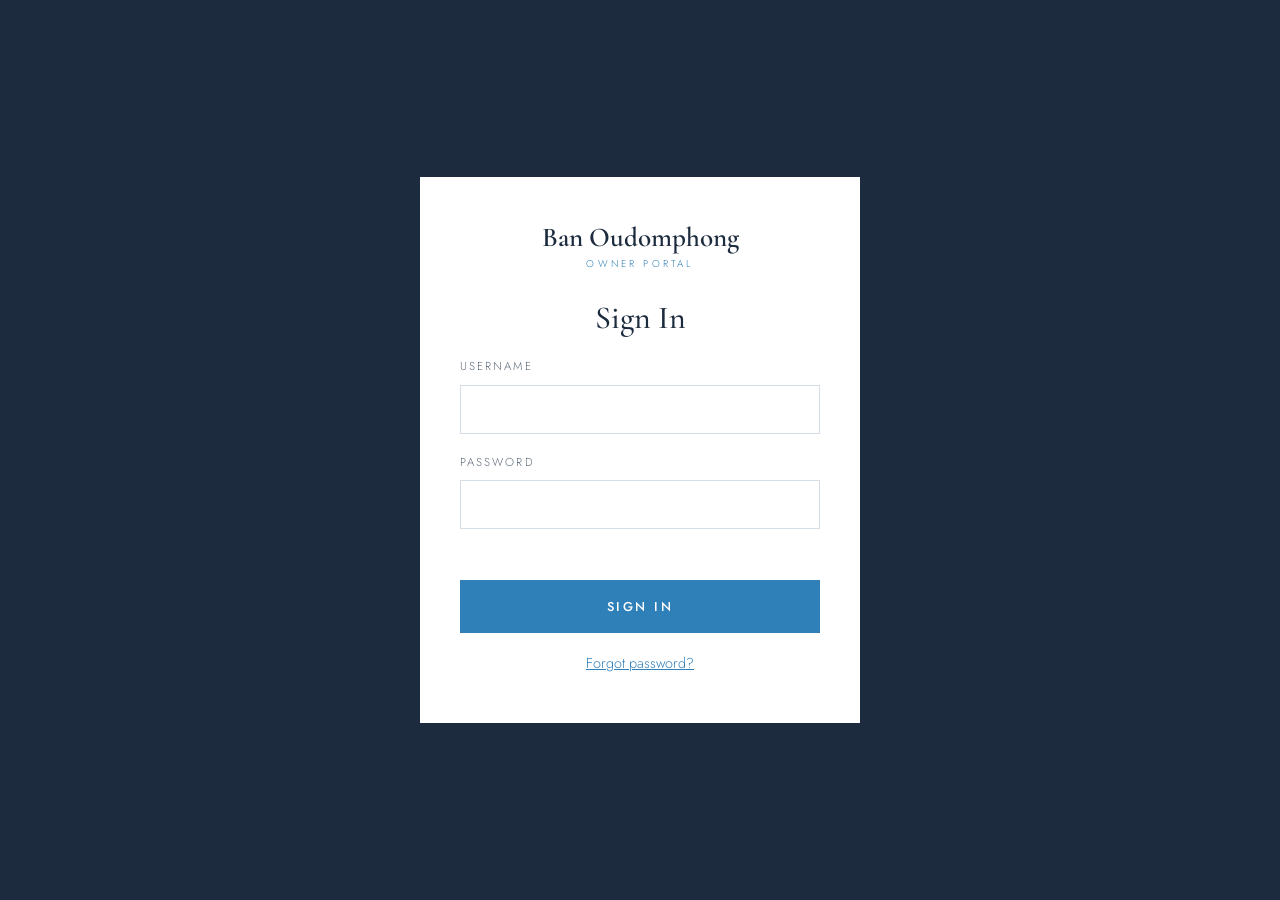
<file: admin.html>
<!DOCTYPE html>
<html lang="en">
<head>
  <meta charset="UTF-8">
  <meta name="viewport" content="width=device-width, initial-scale=1.0">
  <meta name="robots" content="noindex, nofollow">
  <title>Admin | Ban Oudomphong Farm Stay</title>
  <link href="https://fonts.googleapis.com/css2?family=Cormorant+Garamond:ital,wght@0,500;0,600;1,500&family=Jost:wght@300;400;500&display=swap" rel="stylesheet">
  <link rel="stylesheet" href="style.css">
  <script src="store.js"></script>
  <script>if (!isLoggedIn()) location.replace('login.html');</script>
</head>
<body class="admin-page admin-theme">

  <header class="admin-top">
    <a href="index.html" class="auth-logo"><strong>Ban Oudomphong</strong><small>Owner Portal</small></a>
    <span class="admin-badge">Admin Mode</span>
    <nav class="admin-tabs" id="adminTabs">
      <button data-tab="summary" class="active">Summary</button>
      <button data-tab="bookings">Bookings</button>
      <button data-tab="add">Add Booking</button>
      <button data-tab="log">Activity Log</button>
      <button data-tab="rates">Room Rates</button>
      <button data-tab="account">Account</button>
    </nav>
    <a href="index.html" class="btn btn-ghost btn-sm">View Website</a>
    <button class="btn btn-ghost btn-sm" id="logout">Sign Out</button>
  </header>

  <main class="admin-main">
    <p class="admin-warning">Bookings are saved in this browser only. Guests' online bookings appear here when this page is opened on the same device. See the note in store.js about connecting a database.</p>

    <!-- ===== SUMMARY ===== -->
    <section class="tab-panel" id="tab-summary">
      <h2>Summary</h2>
      <div class="kpis" id="kpis"></div>

      <div class="cal-head">
        <h3>Availability Calendar</h3>
        <div class="cal-nav">
          <button class="btn btn-line btn-sm" id="calPrev">‹ Prev</button>
          <select id="calMonth"></select>
          <button class="btn btn-line btn-sm" id="calNext">Next ›</button>
        </div>
        <div class="cal-legend">
          <span><i class="free"></i>2 rooms free</span>
          <span><i class="part"></i>1 room free</span>
          <span><i class="full"></i>Fully booked</span>
        </div>
      </div>
      <div class="cal-grid" id="calendars"></div>
      <div id="dayDetail"></div>

      <div class="admin-cols">
        <div>
          <h3>Booking Requests to Confirm</h3>
          <div id="pendingList"></div>
          <h3>Arrivals: Next 7 Days</h3>
          <div id="arrivals"></div>
        </div>
        <div>
          <h3>Where Guests Come From</h3>
          <div id="countries"></div>
        </div>
      </div>
    </section>

    <!-- ===== BOOKINGS ===== -->
    <section class="tab-panel" id="tab-bookings" hidden>
      <div class="panel-head">
        <h2>All Bookings</h2>
        <div class="filters">
          <input id="fSearch" placeholder="Search name, ref, phone, country…">
          <select id="fStatus">
            <option value="">All statuses</option><option value="pending">Requests (pending)</option>
            <option value="confirmed">Confirmed</option><option value="cancelled">Cancelled</option>
          </select>
          <button class="btn btn-line btn-sm" id="exportCsv">Export CSV</button>
        </div>
      </div>
      <div class="table-wrap"><table class="data" id="bookingsTable"></table></div>
    </section>

    <!-- ===== ADD BOOKING ===== -->
    <section class="tab-panel" id="tab-add" hidden>
      <h2>Add a Booking</h2>
      <p class="muted">For phone, WhatsApp or walk-in guests. Availability and price are checked automatically.</p>
      <form id="addForm" class="admin-form">
        <label>Check-in<input type="date" id="aIn" required></label>
        <label>Check-out<input type="date" id="aOut" required></label>
        <label>Room 1 · Two Single Beds<select id="aSingle"><option>0</option><option>1</option><option>2</option></select></label>
        <label>Room 2 · Twin Beds<select id="aTwin"><option>0</option><option>1</option><option>2</option></select></label>
        <label>Adults<input type="number" id="aAdults" min="1" max="16" value="2" required></label>
        <label>Children<input type="number" id="aChildren" min="0" max="15" value="0" required></label>
        <label>First Name<input id="aFirst" required></label>
        <label>Last Name<input id="aLast" required></label>
        <label>Phone<input id="aPhone" required></label>
        <label>Email<input id="aEmail" type="email"></label>
        <label class="full">Country<input id="aCountry" placeholder="e.g. Thailand"></label>
        <label class="full">Notes<textarea id="aNotes" rows="2"></textarea></label>
        <p class="full muted" id="aAvail"></p>
        <p class="full error" id="aError"></p>
        <p class="full success" id="aOk"></p>
        <div class="full"><button class="btn" type="submit">Add Booking</button></div>
      </form>
    </section>

    <!-- ===== ACTIVITY LOG ===== -->
    <section class="tab-panel" id="tab-log" hidden>
      <h2>Activity Log</h2>
      <p class="muted">Every booking request, confirmation, cancellation, rate change and password change is recorded here.</p>
      <div class="table-wrap"><table class="data" id="logTable"></table></div>
    </section>

    <!-- ===== RATES ===== -->
    <section class="tab-panel" id="tab-rates" hidden>
      <h2>Room Rates</h2>

      <h3>Standard Rates</h3>
      <p class="muted">Used on every date that does not have a date-range rate below.</p>
      <form id="baseRatesForm" class="admin-form"></form>
      <p class="success" id="baseOk"></p>

      <h3>Date-Range Rates</h3>
      <p class="muted">Set a different price from one date to another (e.g. high season, holidays). Dates are nights stayed, both dates included.
         If ranges overlap, the one added last is used. Existing bookings keep the price they were booked at.</p>
      <form id="periodForm" class="admin-form period-form">
        <label>From (first night)<input type="date" id="pFrom" required></label>
        <label>To (last night)<input type="date" id="pTo" required></label>
        <label>Room 1 · Two Single Beds (THB)<input type="number" id="pSingle" min="0" step="50" required></label>
        <label>Room 2 · Twin Beds (THB)<input type="number" id="pTwin" min="0" step="50" required></label>
        <label class="full">Label (optional)<input id="pLabel" placeholder="e.g. High season, New Year"></label>
        <p class="full error" id="pError"></p>
        <div class="full"><button class="btn" type="submit">Add Date-Range Rate</button></div>
      </form>
      <div class="table-wrap" style="margin-top:20px"><table class="data" id="periodsTable"></table></div>

      <h3>Rate Check</h3>
      <form id="rateCheck" class="filters">
        <input type="date" id="rcDate" required>
        <button class="btn btn-line btn-sm" type="submit">Show Price for This Night</button>
        <span id="rcOut" class="muted"></span>
      </form>
    </section>

    <!-- ===== ACCOUNT ===== -->
    <section class="tab-panel" id="tab-account" hidden>
      <h2>Change Password</h2>
      <form id="pwForm" class="admin-form narrow-form" autocomplete="off">
        <label class="full">Old Password<input type="password" id="pOld" autocomplete="new-password" required></label>
        <label class="full">New Password<input type="password" id="pNew" autocomplete="new-password" required minlength="6"></label>
        <label class="full">Confirm New Password<input type="password" id="pNew2" autocomplete="new-password" required minlength="6"></label>
        <p class="full error" id="pwError"></p>
        <p class="full success" id="pwOk"></p>
        <div class="full"><button class="btn" type="submit">Update Password</button></div>
      </form>
    </section>
  </main>

  <!-- Booking details pop-up -->
  <div class="modal" id="modal" hidden>
    <div class="modal-card">
      <button class="modal-close" id="modalClose" aria-label="Close">&times;</button>
      <div id="modalBody"></div>
    </div>
  </div>

  <script src="admin.js"></script>
</body>
</html>
</file>
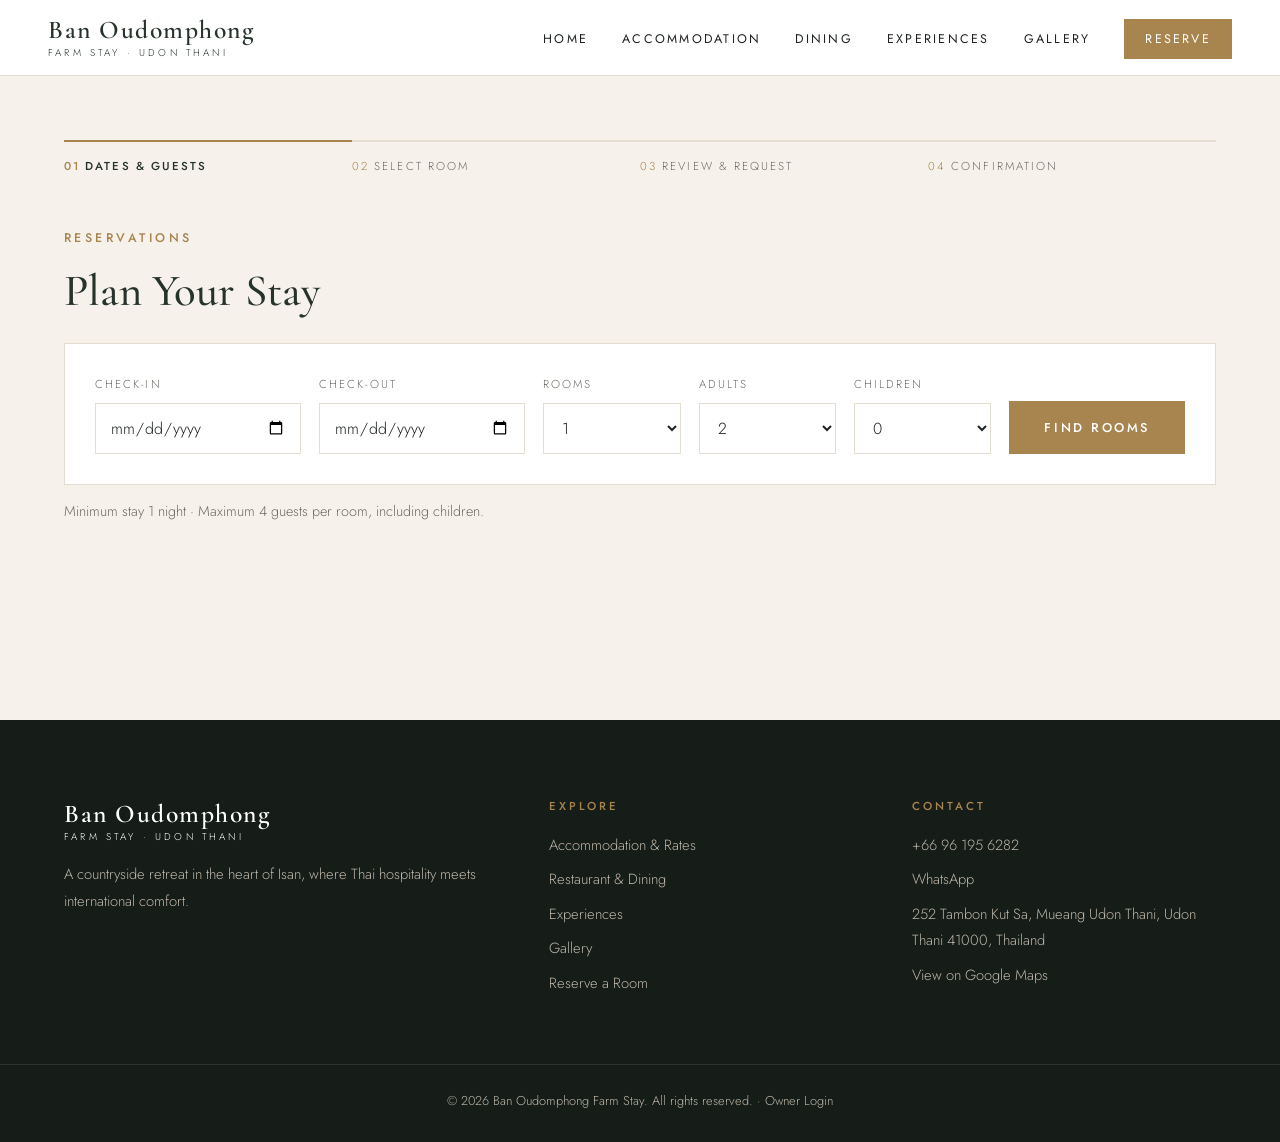
<file: book.html>
<!DOCTYPE html>
<html lang="en">
<head>
  <meta charset="UTF-8">
  <meta name="viewport" content="width=device-width, initial-scale=1.0">
  <title>Reserve Your Stay | Ban Oudomphong Farm Stay</title>
  <link href="https://fonts.googleapis.com/css2?family=Cormorant+Garamond:ital,wght@0,500;0,600;1,500&family=Jost:wght@300;400;500&display=swap" rel="stylesheet">
  <link rel="stylesheet" href="style.css">
</head>
<body class="solid-nav">

  <div id="site-header"></div>

  <main class="booking-page">
    <div class="container">

      <!-- Progress steps -->
      <ol class="stepper" id="stepper">
        <li data-step="1">Dates &amp; Guests</li>
        <li data-step="2">Select Room</li>
        <li data-step="3">Review &amp; Request</li>
        <li data-step="4">Confirmation</li>
      </ol>

      <!-- ===== STEP 1: Dates, rooms, guests ===== -->
      <section class="step" id="step1">
        <span class="eyebrow">Reservations</span>
        <h1 class="step-title">Plan Your Stay</h1>
        <form id="searchForm" class="search-panel">
          <label>Check-in<input type="date" id="checkIn" required></label>
          <label>Check-out<input type="date" id="checkOut" required></label>
          <label>Rooms
            <select id="roomsCount"></select>
          </label>
          <label>Adults
            <select id="adults"></select>
          </label>
          <label>Children
            <select id="children"></select>
          </label>
          <button type="submit" class="btn">Find Rooms</button>
        </form>
        <p class="note" id="searchNote">Minimum stay 1 night · Maximum 4 guests per room, including children.</p>
        <p class="error" id="searchError"></p>
      </section>

      <!-- ===== STEP 2: Choose rooms ===== -->
      <section class="step" id="step2" hidden>
        <div class="step-head">
          <div>
            <span class="eyebrow">Select Your Room</span>
            <h1 class="step-title">Available Rooms</h1>
          </div>
          <button class="btn btn-line" data-goto="1">Edit Search</button>
        </div>
        <p class="stay-line" id="stayLine"></p>
        <div class="room-options" id="roomOptions"></div>

        <div class="policy-box">
          <h4>Rate &amp; Cancellation Policy</h4>
          <p>Room only, per room per night. Taxes included. Rates may vary by date.</p>
          <ul>
            <li>Cancel <strong>more than 24 hours</strong> before check-in: <strong>20%</strong> cancellation fee.</li>
            <li>Cancel <strong>within 24 hours</strong> of check-in, or no-show: <strong>100%</strong> of the booking is charged.</li>
          </ul>
        </div>

        <div class="select-bar">
          <span id="selectStatus"></span>
          <button class="btn" id="toReview" disabled>Continue</button>
        </div>
      </section>

      <!-- ===== STEP 3: Review, guest info, payment ===== -->
      <section class="step" id="step3" hidden>
        <div class="step-head">
          <div>
            <span class="eyebrow">Almost Done</span>
            <h1 class="step-title">Review &amp; Request</h1>
          </div>
          <button class="btn btn-line" data-goto="2">Change Room</button>
        </div>

        <div class="review-grid">
          <form id="guestForm" class="review-main">
            <div class="panel">
              <h3>Guest Information</h3>
              <div class="fields">
                <label>First Name<input id="gFirst" required autocomplete="given-name"></label>
                <label>Last Name<input id="gLast" required autocomplete="family-name"></label>
                <label>Email<input id="gEmail" type="email" required autocomplete="email"></label>
                <label>Phone / WhatsApp<input id="gPhone" type="tel" required autocomplete="tel"></label>
                <label>Country<input id="gCountry" required autocomplete="country-name" placeholder="e.g. Thailand"></label>
                <label>Estimated Arrival Time
                  <select id="gArrival"><option>Not sure</option><option>12:00 – 14:00</option><option>14:00 – 17:00</option><option>17:00 – 20:00</option><option>After 20:00</option></select>
                </label>
                <label class="full">Special Requests<textarea id="gRequests" rows="2" placeholder="Airport transfer, ATV, boating, fishing…"></textarea></label>
              </div>
            </div>

            <label class="agree"><input type="checkbox" id="agree" required>
              I agree to the cancellation policy: 20% fee if cancelled more than 24 hours before check-in, 100% within 24 hours.</label>
            <p class="error" id="payError"></p>
            <p class="note">No payment is taken online. We will contact you to confirm your booking and arrange payment.</p>
            <button type="submit" class="btn btn-wide">Book Now</button>
          </form>

          <aside class="summary" id="summary"></aside>
        </div>
      </section>

      <!-- ===== STEP 4: Confirmation ===== -->
      <section class="step" id="step4" hidden>
        <div class="confirm-box" id="confirmBox"></div>
      </section>

    </div>
  </main>

  <div id="site-footer"></div>
  <script src="store.js"></script>
  <script src="script.js"></script>
  <script src="book.js"></script>
</body>
</html>
</file>
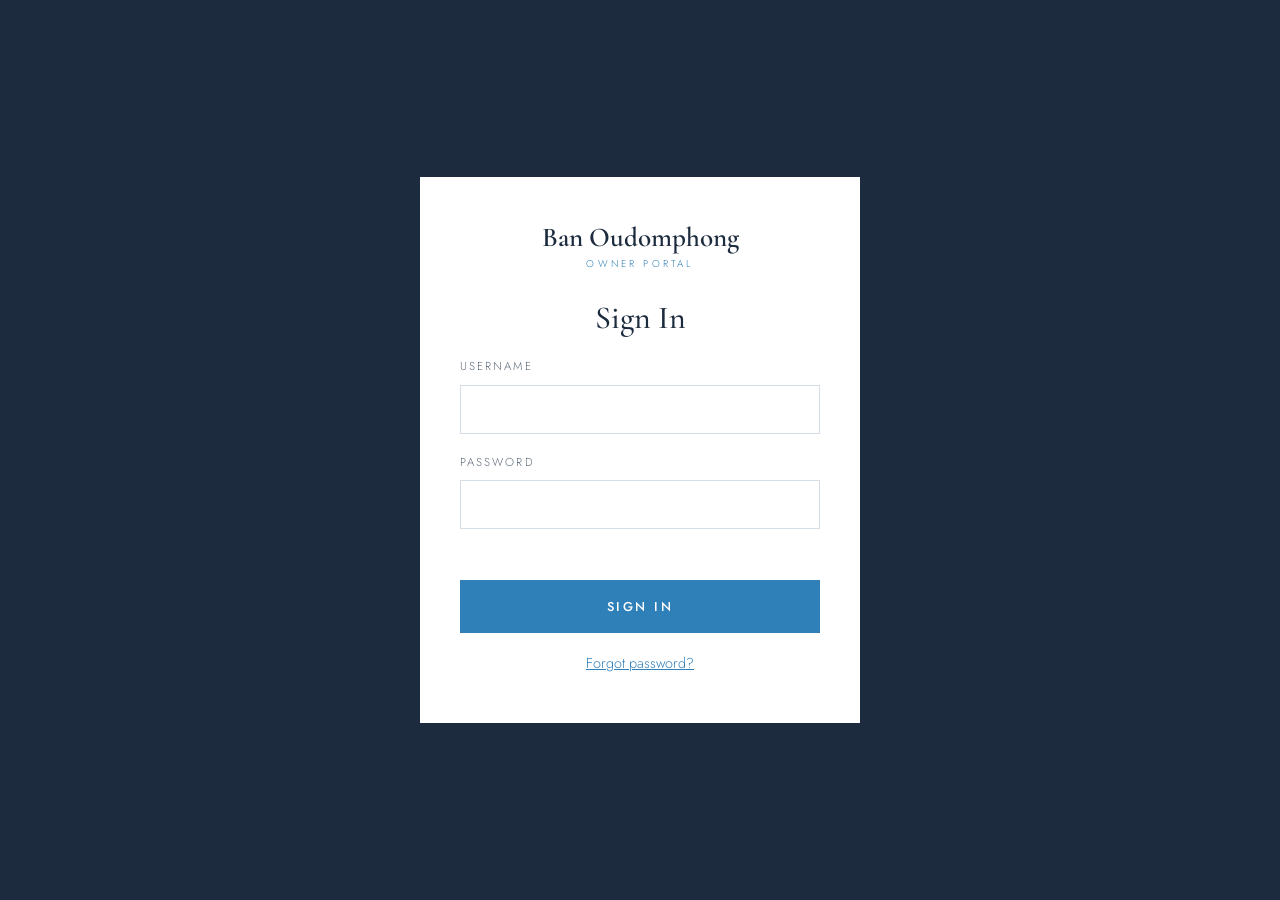
<file: login.html>
<!DOCTYPE html>
<html lang="en">
<head>
  <meta charset="UTF-8">
  <meta name="viewport" content="width=device-width, initial-scale=1.0">
  <meta name="robots" content="noindex, nofollow">
  <title>Owner Login | Ban Oudomphong Farm Stay</title>
  <link href="https://fonts.googleapis.com/css2?family=Cormorant+Garamond:ital,wght@0,500;0,600;1,500&family=Jost:wght@300;400;500&display=swap" rel="stylesheet">
  <link rel="stylesheet" href="style.css">
</head>
<body class="auth-page admin-theme">

  <div class="auth-card">
    <a href="index.html" class="auth-logo"><strong>Ban Oudomphong</strong><small>Owner Portal</small></a>

    <!-- autocomplete="off" / "new-password" stop the browser filling in or remembering the password -->
    <form id="loginForm" class="auth-form" autocomplete="off">
      <h1>Sign In</h1>
      <label>Username<input id="lUser" name="owner-user" autocomplete="off" autocapitalize="off" spellcheck="false" required></label>
      <label>Password<input id="lPass" name="owner-pass" type="password" autocomplete="new-password" required></label>
      <p class="error" id="loginError"></p>
      <button type="submit" class="btn btn-wide">Sign In</button>
      <a class="link-btn center" href="reset.html">Forgot password?</a>
    </form>
  </div>

  <script src="store.js"></script>
  <script>
    const $ = id => document.getElementById(id);
    if (isLoggedIn()) location.replace('admin.html');
    // Always start with empty fields (in case the browser tried to fill them)
    window.addEventListener('pageshow', () => { $('lUser').value = ''; $('lPass').value = ''; });

    $('loginForm').addEventListener('submit', async e => {
      e.preventDefault();
      const ok = $('lUser').value.trim().toLowerCase() === ADMIN_USER && await checkPassword($('lPass').value);
      $('lPass').value = '';
      if (!ok) { $('loginError').textContent = 'Incorrect username or password.'; return; }
      setLoggedIn(true);
      location.replace('admin.html');
    });
  </script>
</body>
</html>
</file>
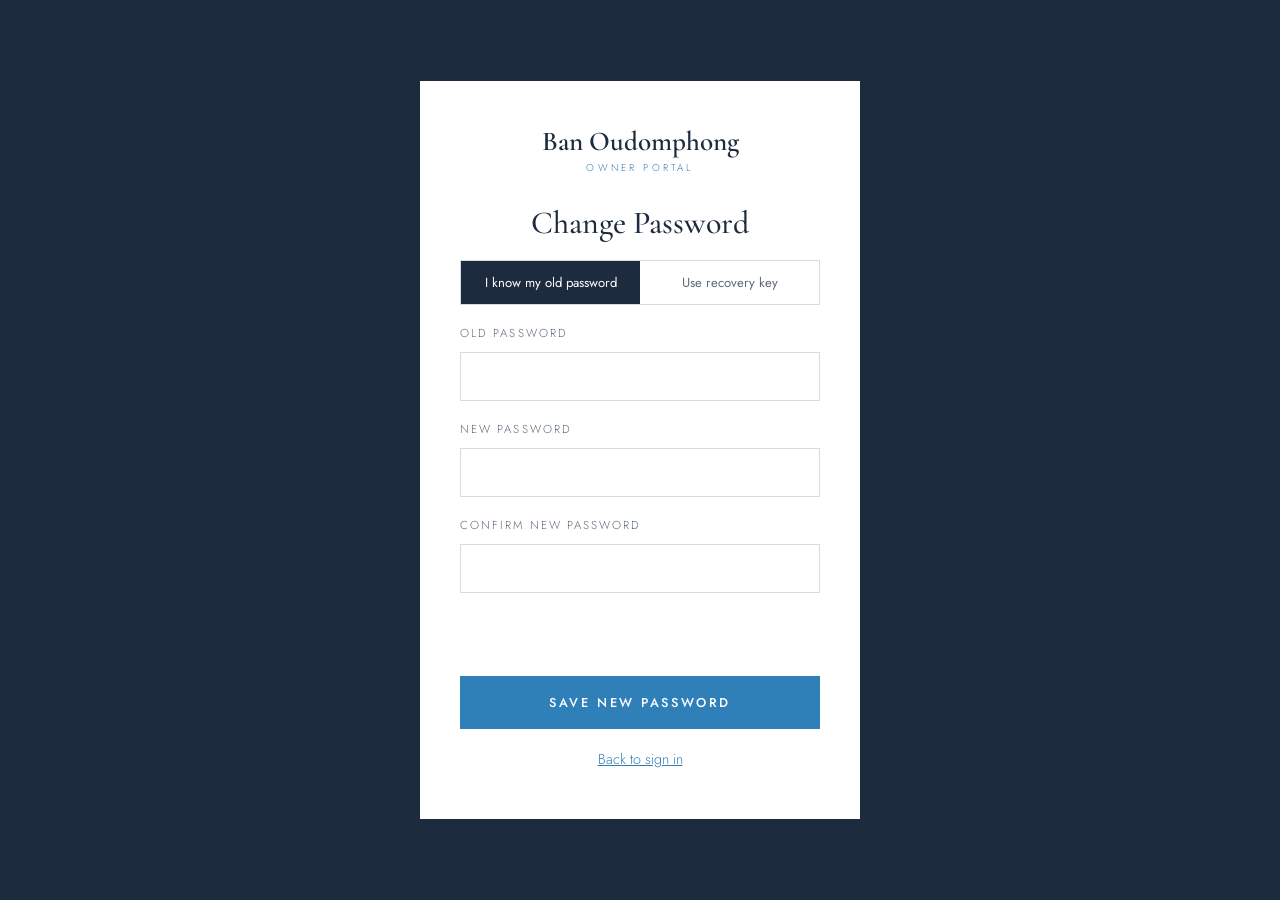
<file: reset.html>
<!DOCTYPE html>
<html lang="en">
<head>
  <meta charset="UTF-8">
  <meta name="viewport" content="width=device-width, initial-scale=1.0">
  <meta name="robots" content="noindex, nofollow">
  <title>Change Password | Ban Oudomphong Farm Stay</title>
  <link href="https://fonts.googleapis.com/css2?family=Cormorant+Garamond:ital,wght@0,500;0,600;1,500&family=Jost:wght@300;400;500&display=swap" rel="stylesheet">
  <link rel="stylesheet" href="style.css">
</head>
<body class="auth-page admin-theme">

  <div class="auth-card">
    <a href="index.html" class="auth-logo"><strong>Ban Oudomphong</strong><small>Owner Portal</small></a>

    <form id="resetForm" class="auth-form" autocomplete="off">
      <h1>Change Password</h1>
      <div class="tabs" role="tablist">
        <button type="button" class="tab active" data-mode="old">I know my old password</button>
        <button type="button" class="tab" data-mode="key">Use recovery key</button>
      </div>
      <label id="oldWrap">Old Password<input id="rOld" type="password" autocomplete="new-password"></label>
      <label id="keyWrap" hidden>Recovery Key<input id="rKey" type="password" autocomplete="new-password"></label>
      <label>New Password<input id="rNew" type="password" autocomplete="new-password" required minlength="6"></label>
      <label>Confirm New Password<input id="rNew2" type="password" autocomplete="new-password" required minlength="6"></label>
      <p class="error" id="resetError"></p>
      <p class="success" id="resetOk"></p>
      <button type="submit" class="btn btn-wide">Save New Password</button>
      <a class="link-btn center" href="login.html">Back to sign in</a>
    </form>
  </div>

  <script src="store.js"></script>
  <script>
    const $ = id => document.getElementById(id);
    const clearAll = () => ['rOld', 'rKey', 'rNew', 'rNew2'].forEach(id => $(id).value = '');
    window.addEventListener('pageshow', clearAll);

    // Two ways to reset: old password, or recovery key
    let mode = 'old';
    document.querySelectorAll('.tab').forEach(t => t.addEventListener('click', () => {
      mode = t.dataset.mode;
      document.querySelectorAll('.tab').forEach(x => x.classList.toggle('active', x === t));
      $('oldWrap').hidden = mode !== 'old';
      $('keyWrap').hidden = mode !== 'key';
      $('resetError').textContent = '';
    }));

    $('resetForm').addEventListener('submit', async e => {
      e.preventDefault();
      $('resetError').textContent = ''; $('resetOk').textContent = '';
      if (mode === 'old' && !(await checkPassword($('rOld').value)))
        return $('resetError').textContent = 'Old password is incorrect. If you have forgotten it, use the recovery key.';
      if (mode === 'key' && $('rKey').value !== RECOVERY_KEY)
        return $('resetError').textContent = 'Recovery key is incorrect.';
      if ($('rNew').value.length < 6) return $('resetError').textContent = 'New password must be at least 6 characters.';
      if ($('rNew').value !== $('rNew2').value) return $('resetError').textContent = 'New passwords do not match.';
      await setPassword($('rNew').value, mode === 'old' ? 'using old password' : 'using recovery key');
      clearAll();
      $('resetOk').textContent = 'Password changed. Taking you back to sign in…';
      setTimeout(() => location.replace('login.html'), 1500);
    });
  </script>
</body>
</html>
</file>
<file: style.css>
/* =========================================================
   Ban Oudomphong Farm Stay: shared styles for all pages
   ========================================================= */
:root {
  --ink: #1f2421;
  --forest: #26332b;
  --sand: #f6f2eb;
  --stone: #e4ddd1;
  --gold: #a8844f;
  --gold-dark: #8a6a3b;
  --muted: #6d6a64;
  --white: #ffffff;
  --serif: 'Cormorant Garamond', Georgia, serif;
  --sans: 'Jost', 'Helvetica Neue', Arial, sans-serif;
}
* { margin: 0; padding: 0; box-sizing: border-box; }
html { scroll-behavior: smooth; }
body { font-family: var(--sans); font-weight: 300; color: var(--ink); line-height: 1.8; background: var(--white); font-size: 17px; }
img { display: block; max-width: 100%; background: var(--stone); }
a { color: inherit; text-decoration: none; }
h1, h2, h3, h4 { font-family: var(--serif); font-weight: 500; line-height: 1.2; color: var(--forest); }
h1 { font-size: clamp(2.6rem, 6vw, 4.6rem); }
h2 { font-size: clamp(2rem, 4vw, 3rem); margin-bottom: 20px; }
h3 { font-size: 1.7rem; margin-bottom: 12px; }
p + p { margin-top: 14px; }
strong { font-weight: 500; }

.container { max-width: 1200px; margin: 0 auto; padding: 0 24px; }
.narrow { max-width: 760px; margin: 0 auto; }
.section { padding: 110px 0; }
.sand { background: var(--sand); }
.dark { background: var(--forest); color: #e9e4da; }
.dark h2, .dark h3 { color: #fff; }
.center { text-align: center; }

/* Small uppercase label above headings */
.eyebrow {
  display: block; font-family: var(--sans); font-size: .78rem; font-weight: 500;
  letter-spacing: .28em; text-transform: uppercase; color: var(--gold); margin-bottom: 16px;
}
.divider { width: 60px; height: 1px; background: var(--gold); margin: 28px auto; border: 0; }
.lead { font-size: 1.15rem; color: var(--muted); }

/* ---------- Buttons ---------- */
.btn {
  display: inline-block; font-family: var(--sans); font-size: .8rem; font-weight: 500;
  letter-spacing: .2em; text-transform: uppercase; padding: 16px 34px;
  background: var(--gold); color: #fff; border: 1px solid var(--gold); cursor: pointer; transition: .3s;
}
.btn:hover { background: var(--gold-dark); border-color: var(--gold-dark); }
.btn-ghost { background: transparent; border-color: rgba(255,255,255,.8); }
.btn-ghost:hover { background: #fff; color: var(--forest); border-color: #fff; }
.btn-line { background: transparent; color: var(--forest); border-color: var(--forest); }
.btn-line:hover { background: var(--forest); color: #fff; }
.link-arrow {
  font-size: .78rem; font-weight: 500; letter-spacing: .2em; text-transform: uppercase;
  color: var(--gold); border-bottom: 1px solid var(--gold); padding-bottom: 4px;
}
.link-arrow:hover { color: var(--forest); border-color: var(--forest); }

/* ---------- Navbar ---------- */
.navbar {
  position: fixed; top: 0; left: 0; right: 0; z-index: 100;
  display: flex; justify-content: space-between; align-items: center;
  padding: 26px 48px; transition: .35s; border-bottom: 1px solid rgba(255,255,255,.15);
}
.navbar.scrolled { background: #fff; padding: 16px 48px; border-bottom-color: var(--stone); }
.logo { display: flex; flex-direction: column; line-height: 1.1; color: #fff; }
.logo strong { font-family: var(--serif); font-size: 1.6rem; font-weight: 600; letter-spacing: .06em; }
.logo small { font-size: .62rem; letter-spacing: .32em; text-transform: uppercase; margin-top: 4px; }
.navbar.scrolled .logo { color: var(--forest); }
.nav-links { display: flex; gap: 34px; list-style: none; align-items: center; }
.nav-links a {
  color: #fff; font-size: .78rem; font-weight: 400; letter-spacing: .18em; text-transform: uppercase;
  padding-bottom: 4px; border-bottom: 1px solid transparent; transition: .3s;
}
.nav-links a:hover, .nav-links a.active { border-bottom-color: var(--gold); }
.navbar.scrolled .nav-links a { color: var(--ink); }
.nav-links .nav-book { border: 1px solid #fff; padding: 10px 20px; }
.navbar.scrolled .nav-links .nav-book { background: var(--gold); border-color: var(--gold); color: #fff; }
.menu-toggle { display: none; background: none; border: 0; color: #fff; font-size: 1.6rem; cursor: pointer; }
.navbar.scrolled .menu-toggle { color: var(--ink); }

/* ---------- Heroes ---------- */
.hero, .page-hero {
  position: relative; display: flex; align-items: center; justify-content: center;
  text-align: center; color: #fff; background-color: var(--forest);
  background-size: cover; background-position: center;
}
.hero { min-height: 100vh; }
.page-hero { min-height: 62vh; padding-top: 80px; }
.hero::before, .page-hero::before {
  content: ""; position: absolute; inset: 0;
  background: linear-gradient(180deg, rgba(0,0,0,.45) 0%, rgba(0,0,0,.25) 45%, rgba(0,0,0,.55) 100%);
}
.hero-content { position: relative; max-width: 820px; padding: 0 24px; }
.hero h1, .page-hero h1 { color: #fff; }
.hero .eyebrow, .page-hero .eyebrow { color: #e8d6b5; }
.hero p { font-size: 1.2rem; margin: 22px auto 40px; max-width: 620px; color: #f1ece3; }
.hero-buttons { display: flex; gap: 16px; justify-content: center; flex-wrap: wrap; }
.scroll-cue {
  position: absolute; bottom: 32px; left: 50%; transform: translateX(-50%);
  font-size: .7rem; letter-spacing: .3em; text-transform: uppercase; color: #f1ece3;
}

/* ---------- Split layout (image + text) ---------- */
.split { display: grid; grid-template-columns: 1fr 1fr; gap: 80px; align-items: center; }
.split.reverse > :first-child { order: 2; }
.split-img img { width: 100%; height: auto; }
.split-img.tall img { aspect-ratio: 4 / 5; object-fit: cover; }

/* ---------- Pillars: local & international ---------- */
.pillars { display: grid; grid-template-columns: repeat(3, 1fr); gap: 50px; margin-top: 60px; }
.pillar { border-top: 1px solid var(--gold); padding-top: 28px; }
.pillar .num { font-family: var(--serif); font-size: 1rem; color: var(--gold); letter-spacing: .1em; }
.pillar h3 { margin-top: 8px; }
.pillar p { color: var(--muted); }
.dark .pillar p { color: #cfc8bb; }

/* ---------- Discover cards ---------- */
.discover { display: grid; grid-template-columns: repeat(3, 1fr); gap: 36px; margin-top: 60px; }
.discover-card img { width: 100%; aspect-ratio: 4 / 5; object-fit: cover; transition: .6s; }
.discover-card .img-wrap { overflow: hidden; }
.discover-card:hover img { transform: scale(1.04); }
.discover-card .body { padding: 28px 4px 0; }
.discover-card p { color: var(--muted); margin-bottom: 20px; }

/* ---------- Location ---------- */
.distances { display: grid; grid-template-columns: repeat(4, 1fr); border-top: 1px solid var(--stone); border-left: 1px solid var(--stone); margin: 50px 0; }
.distance { padding: 34px 26px; border-right: 1px solid var(--stone); border-bottom: 1px solid var(--stone); }
.distance .time { font-family: var(--serif); font-size: 2.2rem; color: var(--forest); line-height: 1; }
.distance .place { font-size: .92rem; color: var(--muted); margin-top: 10px; }
.map iframe { width: 100%; height: 420px; border: 0; filter: grayscale(.35); }

/* ---------- Reviews ---------- */
.rating { font-family: var(--serif); font-size: 1.3rem; color: var(--forest); }
.stars { color: var(--gold); letter-spacing: 4px; }
.reviews { display: grid; grid-template-columns: repeat(3, 1fr); gap: 36px; margin-top: 50px; }
.review { background: #fff; padding: 44px 36px; border: 1px solid var(--stone); display: flex; flex-direction: column; }
.review blockquote { font-family: var(--serif); font-size: 1.25rem; font-style: italic; line-height: 1.55; color: var(--ink); margin: 18px 0 26px; flex: 1; }
.review cite { font-style: normal; font-size: .8rem; letter-spacing: .18em; text-transform: uppercase; color: var(--forest); font-weight: 500; }
.review .src { font-size: .8rem; color: var(--muted); }

/* ---------- Booking / contact ---------- */
.contact-grid { display: grid; grid-template-columns: 1fr 1.2fr; gap: 80px; }
.contact-list { list-style: none; margin: 30px 0; }
.contact-list li { padding: 16px 0; border-bottom: 1px solid rgba(255,255,255,.15); }
.contact-list span { display: block; font-size: .72rem; letter-spacing: .25em; text-transform: uppercase; color: var(--gold); }
.contact-list a { font-family: var(--serif); font-size: 1.5rem; color: #fff; }
.form { display: grid; gap: 18px; }
.form .row { display: grid; grid-template-columns: 1fr 1fr; gap: 18px; }
.form label { font-size: .72rem; letter-spacing: .2em; text-transform: uppercase; color: #cfc8bb; }
.form input, .form select, .form textarea {
  width: 100%; margin-top: 8px; padding: 14px 0; font-family: var(--sans); font-size: 1rem; font-weight: 300;
  color: #fff; background: transparent; border: 0; border-bottom: 1px solid rgba(255,255,255,.35); outline: none;
}
.form input:focus, .form select:focus, .form textarea:focus { border-bottom-color: var(--gold); }
.form select option { color: var(--ink); }
.form input::placeholder, .form textarea::placeholder { color: rgba(255,255,255,.5); }
.form input[type="date"] { color-scheme: dark; }
.total { font-family: var(--serif); font-size: 1.3rem; color: #e8d6b5; min-height: 1.3em; }
.form-msg { color: #e8d6b5; }

/* ---------- Accommodation ---------- */
.room-main { width: 100%; aspect-ratio: 4 / 3; object-fit: cover; cursor: zoom-in; }
.room-thumbs { display: grid; grid-template-columns: repeat(4, 1fr); gap: 12px; margin-top: 12px; }
.room-thumbs img { width: 100%; aspect-ratio: 1; object-fit: cover; cursor: pointer; opacity: .55; transition: .3s; }
.room-thumbs img:hover, .room-thumbs img.active { opacity: 1; outline: 1px solid var(--gold); outline-offset: 3px; }
.rate-box { border: 1px solid var(--stone); padding: 36px; margin: 30px 0; background: #fff; }
.rate-box .label { font-size: .72rem; letter-spacing: .25em; text-transform: uppercase; color: var(--muted); }
.rate-box .rate { font-family: var(--serif); font-size: 3rem; color: var(--forest); line-height: 1.1; margin: 6px 0; }
.rate-box .rate small { font-family: var(--sans); font-size: .9rem; color: var(--muted); }
.amenities { list-style: none; display: grid; grid-template-columns: repeat(3, 1fr); gap: 0 50px; margin-top: 40px; }
.amenities li { padding: 16px 0 16px 26px; border-bottom: 1px solid var(--stone); position: relative; }
.amenities li::before { content: ""; position: absolute; left: 0; top: 50%; width: 10px; height: 1px; background: var(--gold); }
.policies { display: grid; grid-template-columns: repeat(3, 1fr); gap: 40px; margin-top: 50px; }
.policies h4 { font-family: var(--sans); font-size: .75rem; letter-spacing: .25em; text-transform: uppercase; color: var(--gold); font-weight: 500; margin-bottom: 8px; }

/* ---------- Dining ---------- */
/* Photos show in full (no cropping) */
.dishes { display: grid; grid-template-columns: repeat(3, 1fr); gap: 36px; margin-top: 60px; align-items: start; }
.dish img { width: 100%; height: auto; cursor: zoom-in; }
.dish figcaption { padding-top: 22px; }
.dish .thai { display: block; font-size: .75rem; letter-spacing: .2em; text-transform: uppercase; color: var(--gold); }
.dish h3 { margin: 6px 0 8px; }
.dish p { color: var(--muted); font-size: .95rem; }
.menu { display: grid; grid-template-columns: 1fr 1fr; gap: 60px 80px; margin-top: 60px; }
.menu-cat h3 { font-size: 1.5rem; padding-bottom: 14px; border-bottom: 1px solid var(--gold); margin-bottom: 8px; }
.menu-item { padding: 16px 0; border-bottom: 1px solid var(--stone); }
.menu-item h4 { font-size: 1.3rem; }
.menu-item h4 em { font-family: var(--sans); font-style: normal; font-size: .8rem; color: var(--gold); letter-spacing: .08em; margin-left: 6px; }
.menu-item p { font-size: .93rem; color: var(--muted); }
.menu-note { margin-top: 40px; font-size: .9rem; color: var(--muted); font-style: italic; }

/* ---------- Experiences ---------- */
/* Photos run the full width in a row; text sits below in two columns */
.exp { padding: 90px 0; border-bottom: 1px solid var(--stone); }
.exp:last-child { border-bottom: 0; }
.exp-photos { display: grid; grid-template-columns: 1fr 1fr; gap: 20px; align-items: start; margin-bottom: 50px; }
.exp-photos img { width: 100%; height: auto; cursor: zoom-in; }   /* full photo, no cropping */
.exp-text { display: grid; grid-template-columns: 1fr 1.3fr; column-gap: 80px; align-items: start; }
.exp-list { list-style: none; margin-top: 24px; }
.exp-list li { padding: 12px 0 12px 26px; border-bottom: 1px solid var(--stone); position: relative; }
.exp-list li::before { content: ""; position: absolute; left: 0; top: 50%; width: 10px; height: 1px; background: var(--gold); }
.nearby { display: grid; grid-template-columns: repeat(4, 1fr); gap: 36px; margin-top: 50px; }
.nearby h4 { font-size: 1.35rem; margin-bottom: 6px; }
.nearby p { font-size: .92rem; color: var(--muted); }
.nearby .time { font-size: .72rem; letter-spacing: .22em; text-transform: uppercase; color: var(--gold); }

/* ---------- Gallery (masonry: photos never cropped) ---------- */
.gallery { columns: 3; column-gap: 18px; margin-top: 50px; }
.gallery figure { break-inside: avoid; margin-bottom: 18px; }
.gallery img { width: 100%; height: auto; cursor: zoom-in; transition: opacity .3s; min-height: 220px; }
.gallery img:hover { opacity: .88; }
.gallery figcaption { font-size: .8rem; letter-spacing: .15em; text-transform: uppercase; color: var(--muted); padding-top: 10px; }

/* ---------- CTA band ---------- */
.cta-band { text-align: center; padding: 100px 24px; background: var(--forest) center/cover; position: relative; color: #fff; }
.cta-band::before { content: ""; position: absolute; inset: 0; background: rgba(20,28,23,.7); }
.cta-band > * { position: relative; }
.cta-band h2 { color: #fff; }
.cta-band p { color: #e9e4da; margin-bottom: 34px; }

/* ---------- Lightbox ---------- */
.lightbox { display: none; position: fixed; inset: 0; background: rgba(12,15,13,.94); z-index: 300; align-items: center; justify-content: center; }
.lightbox.show { display: flex; }
.lightbox img { max-width: 92%; max-height: 88vh; background: none; }
.lightbox .close { position: absolute; top: 20px; right: 34px; color: #fff; font-size: 2.6rem; font-weight: 200; cursor: pointer; }

/* ---------- Footer ---------- */
.footer { background: #161c18; color: #bdb6a9; padding: 80px 0 30px; font-size: .92rem; }
.footer-grid { display: grid; grid-template-columns: 1.4fr 1fr 1fr; gap: 60px; }
.footer .logo { color: #fff; margin-bottom: 18px; }
.footer h4 { font-family: var(--sans); font-size: .72rem; letter-spacing: .25em; text-transform: uppercase; color: var(--gold); font-weight: 500; margin-bottom: 18px; }
.footer ul { list-style: none; }
.footer li { margin-bottom: 8px; }
.footer a:hover { color: #fff; }
.footer-bottom { border-top: 1px solid rgba(255,255,255,.1); margin-top: 60px; padding-top: 24px; font-size: .8rem; text-align: center; }

/* ---------- Tablet ---------- */
@media (max-width: 1000px) {
  .split, .contact-grid { grid-template-columns: 1fr; gap: 50px; }
  .split.reverse > :first-child { order: 0; }
  .exp-text { grid-template-columns: 1fr; }
  .pillars, .discover, .reviews, .dishes, .policies { grid-template-columns: 1fr; }
  .distances, .nearby { grid-template-columns: repeat(2, 1fr); }
  .amenities { grid-template-columns: 1fr 1fr; }
  .menu { grid-template-columns: 1fr; }
  .gallery { columns: 2; }
  .footer-grid { grid-template-columns: 1fr; gap: 40px; }
}

/* ---------- Mobile ---------- */
@media (max-width: 860px) {
  .navbar, .navbar.scrolled { padding: 16px 20px; }
  .menu-toggle { display: block; }
  .nav-links {
    display: none; position: absolute; top: 100%; left: 0; right: 0;
    flex-direction: column; gap: 22px; background: #fff; padding: 30px 20px; border-bottom: 1px solid var(--stone);
  }
  .nav-links.open { display: flex; }
  .nav-links a { color: var(--ink); }
  .nav-links .nav-book { border-color: var(--gold); }
  .section { padding: 80px 0; }
  .exp { padding: 60px 0; }
}
@media (max-width: 560px) {
  body { font-size: 16px; }
  .distances, .nearby, .amenities, .form .row { grid-template-columns: 1fr; }
  .gallery { columns: 1; }
  .exp-photos { grid-template-columns: 1fr; }
}

/* =========================================================
   BOOKING PAGE (book.html)
   ========================================================= */
.solid-nav .navbar { background: #fff; }
.booking-page { padding: 140px 0 100px; background: var(--sand); min-height: 80vh; }
.step-title { font-size: clamp(2rem, 4vw, 2.8rem); margin-bottom: 24px; }
.muted { color: var(--muted); }
.error { color: #a23b2a; font-size: .95rem; min-height: 1em; }
.success { color: #2f6b3e; font-size: .95rem; }
.note { color: var(--muted); font-size: .9rem; margin-top: 14px; }
.btn-wide { width: 100%; }
.btn-sm { padding: 10px 18px; font-size: .72rem; }

.stepper { list-style: none; display: grid; grid-template-columns: repeat(4, 1fr); margin-bottom: 50px; counter-reset: s; }
.stepper li {
  counter-increment: s; font-size: .72rem; letter-spacing: .18em; text-transform: uppercase; color: var(--muted);
  padding-top: 14px; border-top: 2px solid var(--stone);
}
.stepper li::before { content: counter(s, decimal-leading-zero) "  "; color: var(--gold); }
.stepper li.active { color: var(--forest); border-top-color: var(--gold); font-weight: 500; }
.stepper li.done { border-top-color: var(--forest); }

.search-panel {
  display: grid; grid-template-columns: 1.2fr 1.2fr .8fr .8fr .8fr auto; gap: 18px; align-items: end;
  background: #fff; padding: 30px; border: 1px solid var(--stone);
}
.search-panel label, .fields label, .admin-form label, .auth-form label {
  font-size: .72rem; letter-spacing: .18em; text-transform: uppercase; color: var(--muted); display: block;
}
.search-panel input, .search-panel select, .fields input, .fields select, .fields textarea,
.admin-form input, .admin-form select, .admin-form textarea, .auth-form input, .filters input, .filters select {
  width: 100%; margin-top: 8px; padding: 12px 14px; font-family: var(--sans); font-size: 1rem; font-weight: 300;
  color: var(--ink); background: #fff; border: 1px solid var(--stone); outline: none; border-radius: 0;
}
.search-panel input:focus, .fields input:focus, .fields select:focus, .fields textarea:focus,
.admin-form input:focus, .admin-form select:focus, .auth-form input:focus { border-color: var(--gold); }

.step-head { display: flex; justify-content: space-between; align-items: flex-end; gap: 20px; flex-wrap: wrap; }
.stay-line { font-family: var(--serif); font-size: 1.3rem; color: var(--forest); margin-bottom: 30px; }

.room-options { display: grid; gap: 24px; }
.room-option {
  display: grid; grid-template-columns: 320px 1fr 230px; background: #fff; border: 1px solid var(--stone); transition: .3s;
}
.room-option.selected { border-color: var(--gold); box-shadow: 0 0 0 1px var(--gold); }
.room-option.sold-out { opacity: .55; }
.room-option img { width: 100%; height: 100%; min-height: 220px; object-fit: cover; cursor: zoom-in; }
.room-option-body { padding: 28px 30px; }
.room-option-body h3 { margin-bottom: 4px; }
.features { list-style: none; margin-top: 16px; display: grid; grid-template-columns: 1fr 1fr; gap: 4px 20px; font-size: .92rem; }
.features li::before { content: "— "; color: var(--gold); }
.room-option-price { padding: 28px; border-left: 1px solid var(--stone); display: flex; flex-direction: column; gap: 4px; }
.room-option-price .label { font-size: .7rem; letter-spacing: .2em; text-transform: uppercase; color: var(--gold); }
.room-option-price .rate { font-family: var(--serif); font-size: 2rem; color: var(--forest); line-height: 1.1; }
.room-option-price .muted { font-size: .85rem; }
.qty { display: flex; align-items: center; border: 1px solid var(--forest); margin-top: auto; width: fit-content; }
.qty button { width: 42px; height: 42px; border: 0; background: none; font-size: 1.3rem; cursor: pointer; color: var(--forest); }
.qty button:hover { background: var(--forest); color: #fff; }
.qty span { min-width: 40px; text-align: center; font-weight: 500; }

.policy-box { margin-top: 30px; padding: 26px 30px; background: #fff; border-left: 3px solid var(--gold); }
.policy-box h4 { font-family: var(--sans); font-size: .75rem; letter-spacing: .22em; text-transform: uppercase; color: var(--gold); font-weight: 500; margin-bottom: 8px; }
.policy-box ul { margin: 8px 0 0 18px; }
.select-bar {
  position: sticky; bottom: 0; margin-top: 30px; background: var(--forest); color: #fff;
  display: flex; justify-content: space-between; align-items: center; gap: 16px; padding: 18px 26px; flex-wrap: wrap;
}
.select-bar .btn:disabled { opacity: .4; cursor: not-allowed; }

.review-grid { display: grid; grid-template-columns: 1.5fr 1fr; gap: 36px; align-items: start; }
.panel { background: #fff; border: 1px solid var(--stone); padding: 32px; margin-bottom: 24px; }
.panel h3 { font-size: 1.6rem; margin-bottom: 18px; }
.fields { display: grid; grid-template-columns: 1fr 1fr; gap: 18px; }
.fields .full, .admin-form .full { grid-column: 1 / -1; }
.demo-banner { background: #fbf3e2; border: 1px dashed var(--gold); padding: 12px 16px; font-size: .9rem; margin-bottom: 20px; color: var(--gold-dark); }
.agree { display: flex; gap: 12px; align-items: flex-start; font-size: .92rem; margin: 6px 0 14px; }
.agree input { margin-top: 6px; accent-color: var(--gold); }

.summary { background: #fff; border: 1px solid var(--stone); padding: 32px; position: sticky; top: 110px; }
.summary h3 { font-size: 1.6rem; margin-bottom: 14px; }
.summary h4 { font-family: var(--sans); font-size: .72rem; letter-spacing: .22em; text-transform: uppercase; color: var(--gold); font-weight: 500; margin: 24px 0 10px; }
.sum-list { display: grid; grid-template-columns: auto 1fr; gap: 8px 20px; font-size: .95rem; }
.sum-list dt { color: var(--muted); }
.sum-list dd small { display: block; color: var(--muted); font-size: .8rem; }
.sum-room { display: grid; grid-template-columns: 1fr auto; gap: 2px 12px; padding: 10px 0; border-bottom: 1px solid var(--stone); font-size: .92rem; }
.sum-room span:not(.amt) { color: var(--muted); grid-column: 1; }
.sum-room .amt { grid-column: 2; grid-row: 1 / 3; align-self: center; }
.sum-row { display: flex; justify-content: space-between; padding: 6px 0; font-size: .95rem; }
.sum-row.total { border-top: 1px solid var(--forest); margin-top: 8px; padding-top: 14px; font-family: var(--serif); font-size: 1.5rem; color: var(--forest); }
.sum-policy { font-size: .82rem; color: var(--muted); margin-top: 14px; }

.confirm-head { text-align: center; margin-bottom: 40px; }
.tick { width: 70px; height: 70px; border-radius: 50%; border: 1px solid var(--gold); color: var(--gold); font-size: 2rem; display: grid; place-items: center; margin: 0 auto 20px; }
.ref { font-size: 1.1rem; margin-top: 10px; }
.ref strong { letter-spacing: .1em; color: var(--forest); }
.confirm-actions { display: flex; gap: 12px; flex-wrap: wrap; margin-top: 10px; }

/* =========================================================
   LOGIN PAGE (login.html)
   ========================================================= */
.auth-page { min-height: 100vh; display: grid; place-items: center; background: var(--forest); padding: 24px; }
.auth-card { width: 100%; max-width: 440px; background: #fff; padding: 46px 40px; }
.auth-logo { display: flex; flex-direction: column; line-height: 1.1; color: var(--forest); text-align: center; margin-bottom: 30px; }
.auth-logo strong { font-family: var(--serif); font-size: 1.7rem; font-weight: 600; }
.auth-logo small { font-size: .62rem; letter-spacing: .32em; text-transform: uppercase; color: var(--gold); margin-top: 6px; }
.auth-form { display: grid; gap: 18px; }
.auth-form h1 { font-size: 2rem; text-align: center; }
.link-btn { background: none; border: 0; color: var(--gold); cursor: pointer; font-family: var(--sans); font-size: .9rem; text-decoration: underline; }
.tabs { display: grid; grid-template-columns: 1fr 1fr; border: 1px solid var(--stone); }
.tab { background: none; border: 0; padding: 12px 8px; font-family: var(--sans); font-size: .82rem; cursor: pointer; color: var(--muted); }
.tab.active { background: var(--forest); color: #fff; }

/* =========================================================
   ADMIN DASHBOARD (admin.html)
   ========================================================= */
.admin-page { background: var(--sand); }
.admin-top {
  display: flex; align-items: center; gap: 30px; padding: 16px 32px; background: #fff;
  border-bottom: 1px solid var(--stone); position: sticky; top: 0; z-index: 50; flex-wrap: wrap;
}
.admin-top .auth-logo { margin: 0; text-align: left; }
.admin-tabs { display: flex; gap: 4px; flex: 1; flex-wrap: wrap; }
.admin-tabs button {
  background: none; border: 0; padding: 10px 14px; font-family: var(--sans); font-size: .78rem;
  letter-spacing: .14em; text-transform: uppercase; color: var(--muted); cursor: pointer; border-bottom: 2px solid transparent;
}
.admin-tabs button.active { color: var(--forest); border-bottom-color: var(--gold); }
.admin-main { max-width: 1300px; margin: 0 auto; padding: 30px 32px 80px; }
.admin-main h2 { font-size: 2.2rem; margin-bottom: 20px; }
.admin-main h3 { font-size: 1.4rem; margin: 36px 0 14px; }
.admin-warning { background: #fbf3e2; border: 1px dashed var(--gold); color: var(--gold-dark); padding: 10px 16px; font-size: .85rem; margin-bottom: 26px; }
.kpis { display: grid; grid-template-columns: repeat(6, 1fr); gap: 16px; }
.kpi { background: #fff; border: 1px solid var(--stone); padding: 20px; }
.kpi span { display: block; font-size: .68rem; letter-spacing: .16em; text-transform: uppercase; color: var(--muted); }
.kpi strong { font-family: var(--serif); font-size: 1.9rem; font-weight: 500; color: var(--forest); }
.avail-wrap, .table-wrap { overflow-x: auto; background: #fff; border: 1px solid var(--stone); }
.avail { border-collapse: collapse; width: 100%; font-size: .85rem; }
.avail th, .avail td { padding: 10px 8px; text-align: center; border: 1px solid var(--stone); white-space: nowrap; }
.avail td:first-child { text-align: left; font-weight: 500; }
.avail td.free { background: #eef5ee; color: #2f6b3e; }
.avail td.part { background: #fbf3e2; color: var(--gold-dark); }
.avail td.full { background: #f6e3df; color: #a23b2a; }
.admin-cols { display: grid; grid-template-columns: 1fr 1fr; gap: 40px; }
.list-row { background: #fff; border: 1px solid var(--stone); padding: 12px 16px; margin-bottom: 8px; font-size: .92rem; }
.list-row a, table.data a { color: var(--gold-dark); text-decoration: underline; }
.bar-row { display: grid; grid-template-columns: 130px 1fr 30px; gap: 12px; align-items: center; margin-bottom: 8px; font-size: .92rem; }
.bar { height: 10px; background: var(--stone); }
.bar i { display: block; height: 100%; background: var(--gold); }
.panel-head { display: flex; justify-content: space-between; align-items: center; gap: 20px; flex-wrap: wrap; margin-bottom: 16px; }
.panel-head h2 { margin: 0; }
.filters { display: flex; gap: 10px; align-items: center; flex-wrap: wrap; }
.filters input, .filters select { margin: 0; width: auto; min-width: 200px; }
table.data { border-collapse: collapse; width: 100%; font-size: .88rem; }
table.data th { text-align: left; font-size: .68rem; letter-spacing: .14em; text-transform: uppercase; color: var(--muted); font-weight: 500; padding: 12px; border-bottom: 1px solid var(--stone); white-space: nowrap; }
table.data td { padding: 12px; border-bottom: 1px solid var(--stone); vertical-align: top; }
table.data td small { display: block; color: var(--muted); font-size: .8rem; }
table.data tr.cancelled td { color: var(--muted); }
.status { display: inline-block; font-size: .68rem; letter-spacing: .12em; text-transform: uppercase; padding: 3px 8px; font-family: var(--sans); vertical-align: middle; }
.status.confirmed { background: #eef5ee; color: #2f6b3e; }
.status.cancelled { background: #f6e3df; color: #a23b2a; }
.actions { white-space: nowrap; }
.actions button { background: none; border: 1px solid var(--stone); padding: 6px 10px; font-family: var(--sans); font-size: .78rem; cursor: pointer; margin-right: 4px; }
.actions button:hover { border-color: var(--forest); }
.danger { color: #a23b2a !important; }
.admin-form { display: grid; grid-template-columns: repeat(2, 1fr); gap: 18px; background: #fff; border: 1px solid var(--stone); padding: 30px; max-width: 900px; }
.narrow-form { max-width: 480px; grid-template-columns: 1fr; }
.modal { position: fixed; inset: 0; background: rgba(12,15,13,.6); display: grid; place-items: center; z-index: 400; padding: 20px; }
.modal[hidden] { display: none; }
.modal-card { background: #fff; max-width: 640px; width: 100%; max-height: 90vh; overflow-y: auto; padding: 36px; position: relative; }
.modal-close { position: absolute; top: 12px; right: 18px; background: none; border: 0; font-size: 2rem; cursor: pointer; color: var(--muted); }

/* ---------- Booking / admin responsive ---------- */
@media (max-width: 1000px) {
  .search-panel { grid-template-columns: 1fr 1fr; }
  .search-panel .btn { grid-column: 1 / -1; }
  .room-option { grid-template-columns: 1fr; }
  .room-option img { height: 240px; }
  .room-option-price { border-left: 0; border-top: 1px solid var(--stone); }
  .review-grid, .admin-cols { grid-template-columns: 1fr; }
  .summary { position: static; }
  .kpis { grid-template-columns: repeat(2, 1fr); }
}
@media (max-width: 560px) {
  .stepper li { font-size: 0; }
  .stepper li::before { font-size: .8rem; }
  .fields, .features, .admin-form, .search-panel { grid-template-columns: 1fr; }
  .admin-main { padding: 20px 16px 60px; }
  .admin-top { padding: 14px 16px; }
}
@media print {
  .navbar, .footer, .stepper, .confirm-actions, .select-bar { display: none !important; }
  .booking-page { padding: 0; background: #fff; }
}

/* =========================================================
   ADMIN THEME: navy & blue so the owner area looks
   clearly different from the guest website
   ========================================================= */
.admin-theme {
  --forest: #1c2b3d;
  --gold: #2f7fb8;
  --gold-dark: #23628f;
  --sand: #eef2f7;
  --stone: #d4dce6;
  --muted: #5d6a79;
}
.admin-theme.admin-page { background: var(--sand); }
.admin-theme .admin-top { background: var(--forest); border-bottom: 3px solid var(--gold); }
.admin-theme .admin-top .auth-logo { color: #fff; }
.admin-theme .admin-top .auth-logo small { color: #8cc3ea; }
.admin-theme .admin-tabs button { color: #b9c6d6; }
.admin-theme .admin-tabs button.active { color: #fff; border-bottom-color: #5fb0e8; }
.admin-theme .admin-tabs button:hover { color: #fff; }
.admin-badge {
  background: #f2b632; color: #1c2b3d; font-size: .66rem; font-weight: 500; letter-spacing: .2em;
  text-transform: uppercase; padding: 5px 10px;
}
.admin-theme .admin-warning { background: #fff7e0; border-color: #e0b84f; color: #7a5a12; }
.admin-theme .kpi { border-top: 3px solid var(--gold); }
.admin-theme .btn-ghost { border-color: rgba(255,255,255,.6); color: #fff; }
.admin-theme .btn-ghost:hover { background: #fff; color: var(--forest); }

/* Owner Login link in the website menu */
.nav-links .nav-owner { opacity: .75; }

/* Booking status colours */
.status.pending { background: #fff3cd; color: #8a6100; }
.actions button.ok, .mini.ok { color: #2f6b3e; border-color: #9cc9a8; }
.mini { background: #fff; border: 1px solid var(--stone); padding: 4px 10px; font-family: var(--sans); font-size: .78rem; cursor: pointer; margin-left: 6px; }
.row-actions { display: inline-flex; align-items: center; gap: 4px; margin-left: 8px; }
.row-actions a { margin-left: 6px; }

/* ---------- Monthly availability calendars ---------- */
.cal-head { display: flex; align-items: center; justify-content: space-between; gap: 16px; flex-wrap: wrap; margin-top: 36px; }
.cal-head h3 { margin: 0; }
.cal-nav { display: flex; gap: 8px; align-items: center; }
.cal-nav select { padding: 9px 12px; font-family: var(--sans); font-size: .95rem; border: 1px solid var(--stone); background: #fff; }
.cal-nav .btn:disabled { opacity: .35; cursor: not-allowed; }
.cal-legend { display: flex; gap: 18px; font-size: .85rem; color: var(--muted); }
.cal-legend i { display: inline-block; width: 14px; height: 14px; margin-right: 6px; vertical-align: -2px; }
.cal-legend i.free, .cal-day.free { background: #d9f0dd; }
.cal-legend i.part, .cal-day.part { background: #fff1b8; }
.cal-legend i.full, .cal-day.full { background: #f6c9c3; }
.cal-grid { display: grid; grid-template-columns: 1fr 1fr; gap: 24px; margin-top: 18px; }
.cal { background: #fff; border: 1px solid var(--stone); padding: 20px; }
.cal h4 { font-size: 1.3rem; margin-bottom: 14px; }
.cal-week, .cal-days { display: grid; grid-template-columns: repeat(7, 1fr); gap: 4px; }
.cal-week span { font-size: .7rem; letter-spacing: .1em; text-transform: uppercase; color: var(--muted); text-align: center; padding-bottom: 6px; }
.cal-day {
  border: 0; min-height: 58px; padding: 6px; display: flex; flex-direction: column; justify-content: space-between;
  font-family: var(--sans); cursor: pointer; text-align: left; transition: outline .1s;
}
.cal-day:hover { outline: 2px solid var(--gold); }
.cal-day .d { font-weight: 500; font-size: .95rem; color: var(--ink); }
.cal-day .f { font-size: .75rem; color: #3d4a57; align-self: flex-end; }
.cal-day.full .f { color: #9a2b1d; font-weight: 500; }
.cal-day.past { background: #f1f3f6; opacity: .55; }
.cal-day.empty { background: transparent; cursor: default; }
.day-detail { background: #fff; border: 1px solid var(--stone); border-left: 3px solid var(--gold); padding: 16px 20px; margin-top: 18px; font-size: .92rem; }
.day-detail .list-row { margin: 8px 0 0; }
.period-form { grid-template-columns: repeat(4, 1fr); max-width: none; }
@media (max-width: 1000px) {
  .cal-grid { grid-template-columns: 1fr; }
  .period-form { grid-template-columns: 1fr 1fr; }
}
@media (max-width: 560px) {
  .cal-day { min-height: 46px; padding: 4px; }
  .period-form { grid-template-columns: 1fr; }
}
.admin-theme .admin-tabs { gap: 0; }
.admin-theme .admin-tabs button { padding: 10px 11px; letter-spacing: .1em; font-size: .74rem; }

/* Anything marked "hidden" must stay hidden, even if another rule sets display */
[hidden] { display: none !important; }
.link-btn.center { display: block; text-align: center; }
</file>
